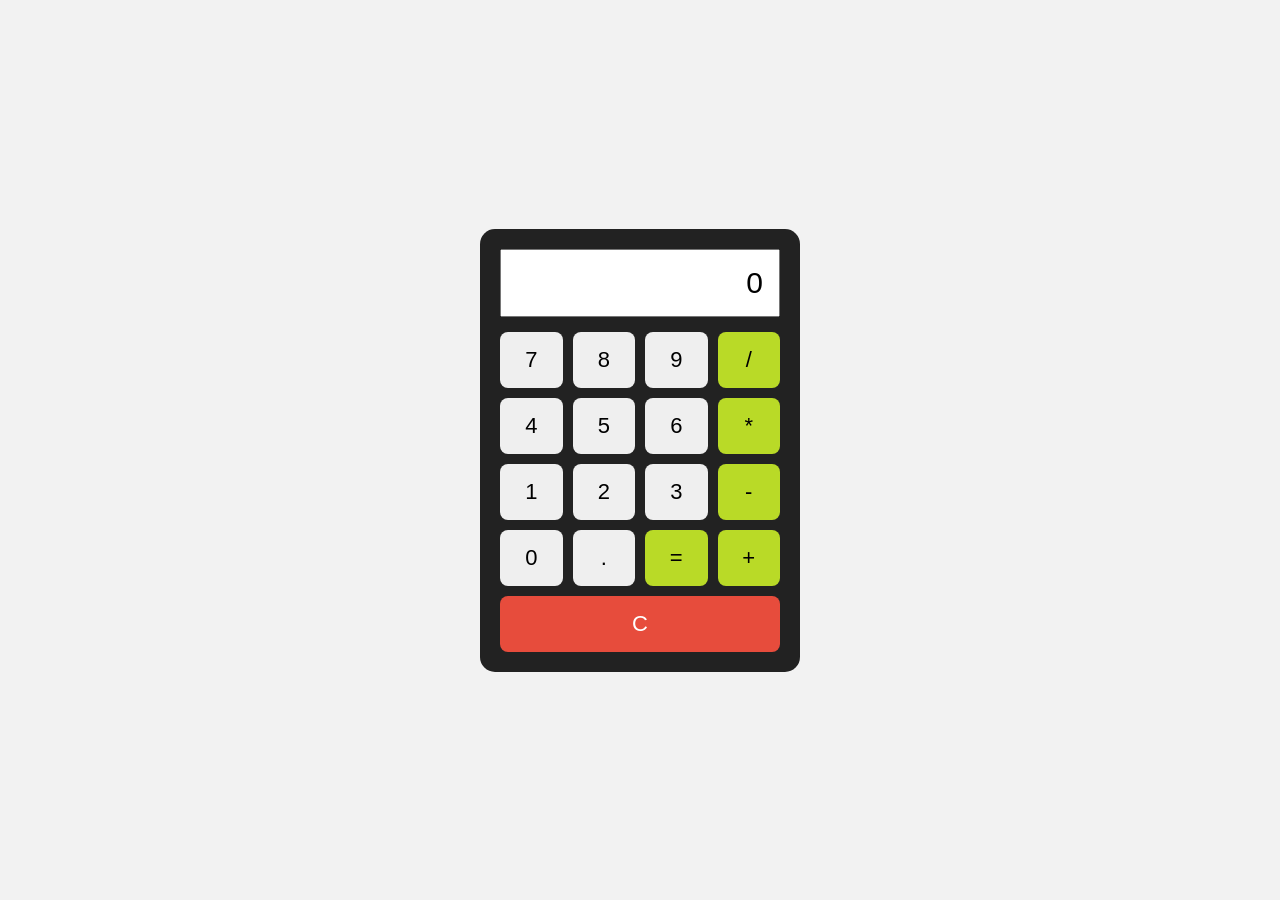
<file: API/exo calculatrice/index.html>
<html lang="en">
<head>
    <meta charset="UTF-8">
    <meta name="viewport" content="width=device-width, initial-scale=1.0">
    <link rel="stylesheet" href="style.css">
    <title>Document</title>
</head>
<body>

    <div class="calculatrice">

        <input type="text" id="ecran" value="0" readonly>

        <div class="boutons">
            <button>7</button>
            <button>8</button>
            <button>9</button>
            <button id="aa">/</button>

            <button>4</button>
            <button>5</button>
            <button>6</button>
            <button id="aa">*</button>

            <button>1</button>
            <button>2</button>
            <button>3</button>
            <button id="aa">-</button>

            <button>0</button>
            <button>.</button>
            <button id="aa">=</button>
            <button id="aa">+</button>

            <button id="effacer">C</button>
        </div>

    </div>

    <script src="s.js"></script>
</body>
</html>
</file>
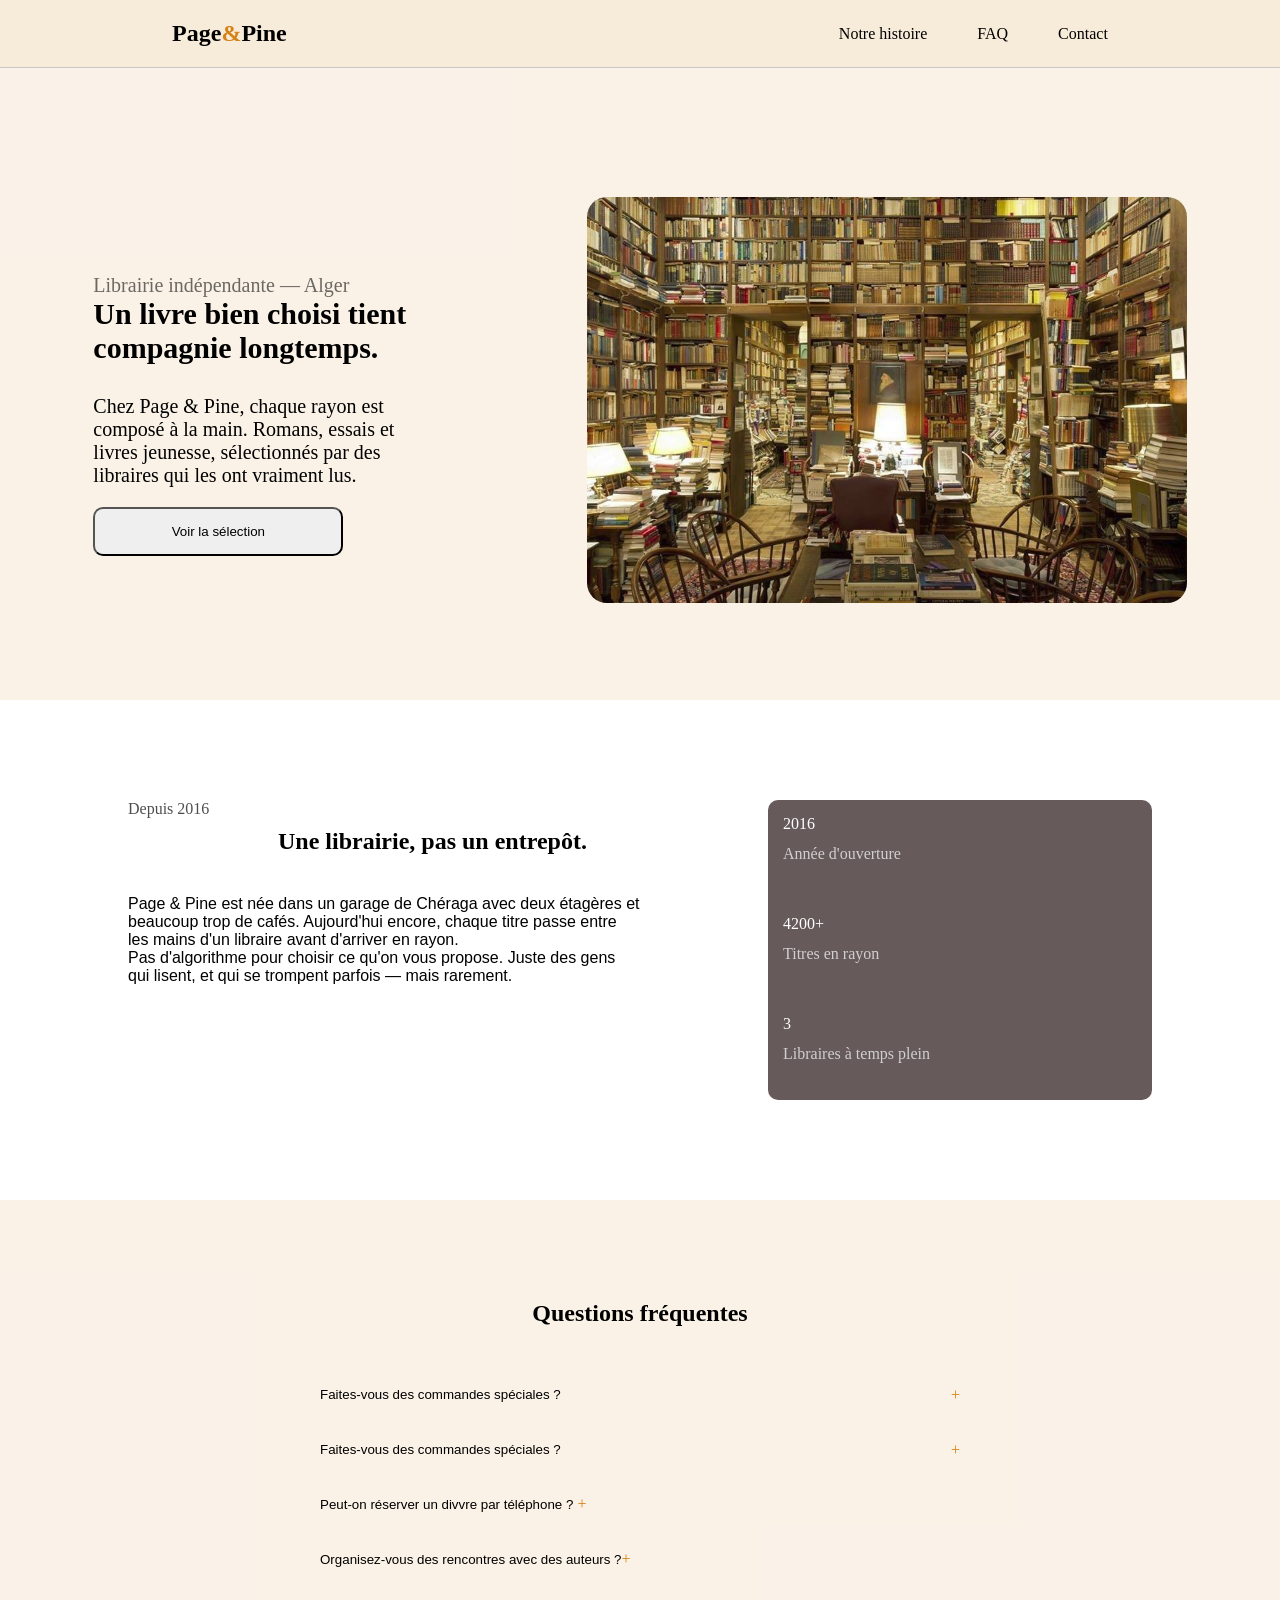
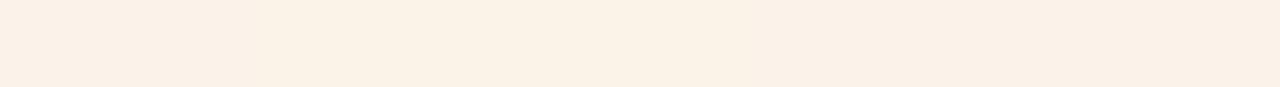
<file: API/exo_2/index.html>
<html lang="en">
<head>
    <meta charset="UTF-8">
    <meta name="viewport" content="width=device-width, initial-scale=1.0">
    <title>Document</title>
    <link rel="stylesheet" href="style.css">
</head>
<body>

    <header>
        <nav>
            <div class="titre">
                <h1>Page<span>&</span>Pine</h1>
            </div>
            <ul class="list">
                <li id="#">Notre histoire</li>
                <li id="#">FAQ</li>
                <li id="#">Contact</li>
            </ul>
        </nav>
    </header>

    <main>
        <section class="hero">
            <div class="hero-div">
                <p id="p_1">Librairie indépendante — Alger</p>
                <h1>Un livre bien choisi tient compagnie longtemps.</h1>
                <p>Chez Page & Pine, chaque rayon est composé à la main. Romans, essais et livres jeunesse, sélectionnés par des libraires qui les ont vraiment lus.</p>
                <button id="bouton_hero">Voir la sélection</button>
            </div>

            <img src="image.png" alt="image">
        </section>


        <section class="section_2">
            <div class="left_text">
                <p id="p_sec2">Depuis 2016</p>
                <h1>Une librairie, pas un entrepôt.</h1>
                <p id="pp_sec2">Page & Pine est née dans un garage de Chéraga avec deux étagères et beaucoup trop de cafés. Aujourd'hui encore, chaque titre passe entre les mains d'un libraire avant d'arriver en rayon.<br>
                    Pas d'algorithme pour choisir ce qu'on vous propose. Juste des gens qui lisent, et qui se trompent parfois — mais rarement.</p>
            </div>
            
            <div class="right_text">
                <p id="">2016</p>
                <p id="a">Année d'ouverture</p>
                <!--  -->
                <p>4200+</p>
                <p id="a">Titres en rayon</p>
                <!--  -->
                <p>3</p>
                <p id="a">Libraires à temps plein</p>
            </div>

        </section>


        <section class="section_3">
            <div>
                <h1>Questions fréquentes</h1>
            </div>
            <div >
                <div id="qa">

                  <div id="question">
                    <button id="btn">Faites-vous des commandes spéciales ? </button>
                    <span id="plus">+</span>
                   </div>
                    <p class="reponse">Oui. Si un titre n'est pas en rayon, on le commande — comptez 5 à 10 jours selon l'éditeur.</p>
                </div>
                
                <!-- === ===  -->
                
                <div id="question">
                    <button id="btn">Faites-vous des commandes spéciales ? </button>
                    <span id="plus">+</span>
                </div>
                    <p class="reponse">Oui. Si un titre n'est pas en rayon, on le commande — comptez 5 à 10 jours selon l'éditeur.</p>
                
                    <!-- === ===  -->
                
                <div>
                    <button id="btn">Peut-on réserver un divvre par téléphone ?</button>
                    <span id="plus">+</span>
                </div>
                <p class="reponse">Oui, on le met de côté 48h à votre nom. Passé ce délai, il retourne en rayon.</p>
                
                <!-- === ===  -->

                <div><button id="btn">Organisez-vous des rencontres avec des auteurs ?</button><span id="plus">+</span></div>
                <div class="reponse">Environ une fois par mois, en soirée. Les dates sont annoncées sur place et par newsletter.</div>
            </div>

        </section>
    </main>

    <footer>

    </footer>

<script src="script.js"></script>
</body>
</html>
</file>
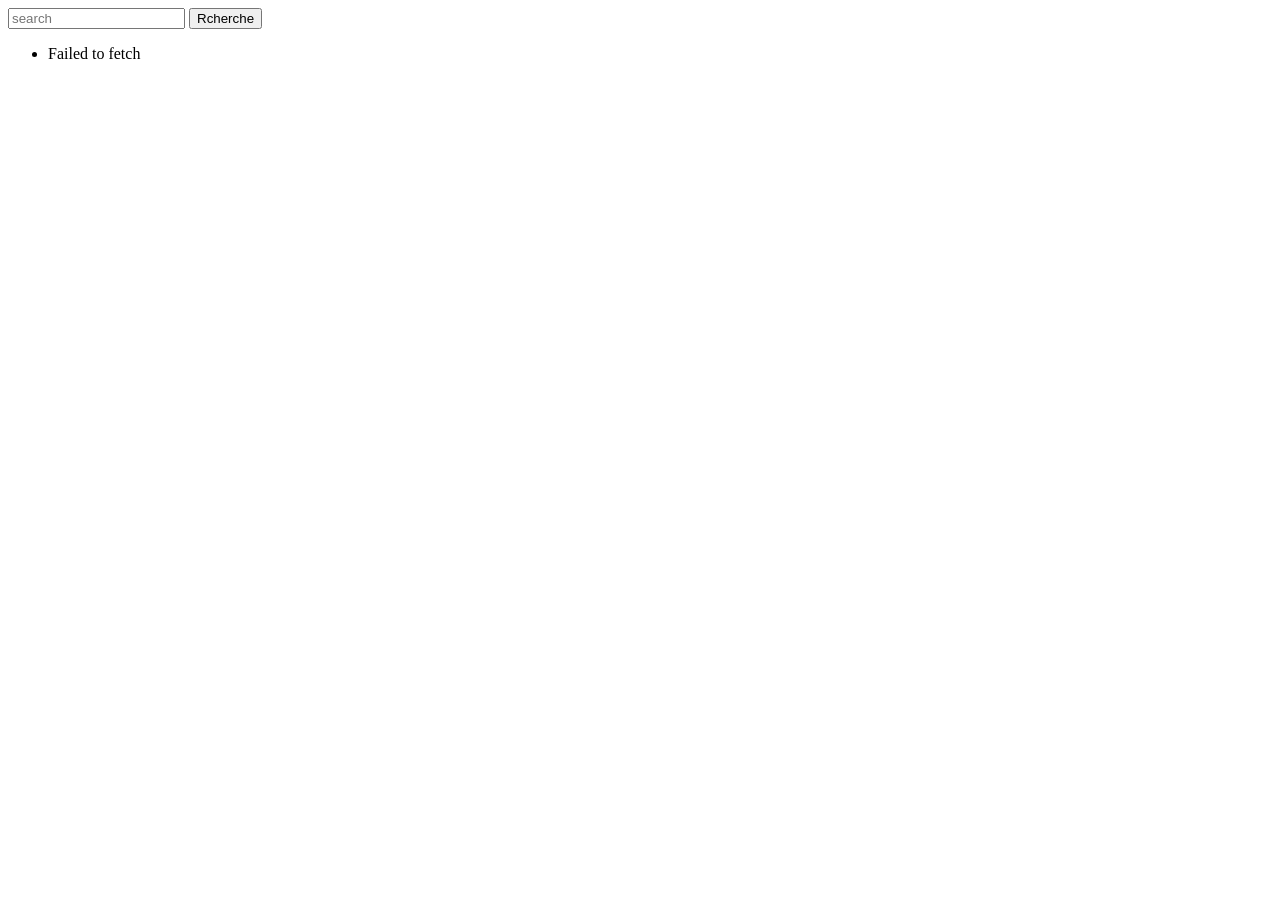
<file: API/api.html>
<html lang="en">
<head>
    <meta charset="UTF-8">
    <meta name="viewport" content="width=device-width, initial-scale=1.0">
    <title>Document</title>
</head>
<body>
    <main>
        <section>
            <input type="text" name="" id="search" placeholder="search">
            <button id="searchbtn">Rcherche</button>
            <div id="result">

            </div>
        </section>

        <ul id="countries">
        </ul>
    </main>
    <script src="script.js"></script>
    
</body>
</html>
</file>
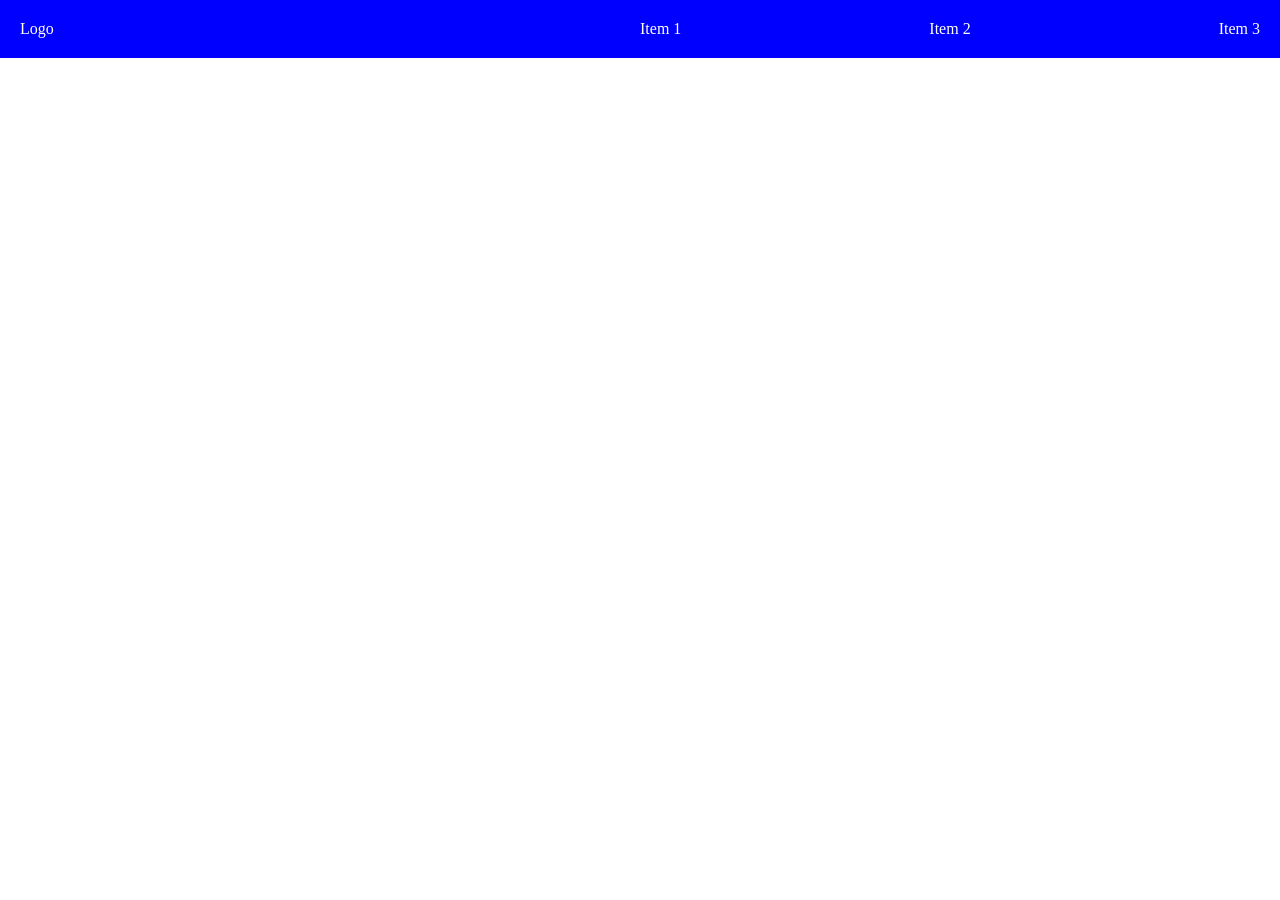
<file: API/hamburger/hamburger.html>
<html lang="en">
<head>
    <meta charset="UTF-8">
    <meta name="viewport" content="width=device-width, initial-scale=1.0">
    <title>Document</title>
    <link rel="stylesheet" href="style.css">
</head>
<body>
    <header>
        <nav>
            <div>Logo</div>
            <button id="menu">☰</button>
            <ul class="list">
                <li>Item 1</li>
                <li>Item 2</li>
                <li>Item 3</li>
            </ul>
        </nav>
    </header>
    <script src="script.js"></script>

</body>
</html>
</file>
<file: API/exo calculatrice/style.css>
body {
    font-family: Arial, sans-serif;
    background-color: #f2f2f2;

    display: flex;
    justify-content: center;
    align-items: center;

    height: 100vh;
    margin: 0;
}

.calculatrice {
    background-color: #222;
    padding: 20px;
    border-radius: 15px;
    width: 280px;
}

#ecran {
    width: 100%;
    box-sizing: border-box;

    font-size: 30px;
    padding: 15px;
    margin-bottom: 15px;

    text-align: right;
}

.boutons {
    display: grid;
    grid-template-columns: repeat(4, 1fr);
    gap: 10px;
}

button {
    font-size: 22px;
    padding: 15px;
    border: none;
    border-radius: 8px;
    cursor: pointer;
}

button:hover {
    opacity: 0.8;
}

#effacer {
    grid-column: span 4;
    background-color: #e74c3c;
    color: white;
}

#aa {
    background-color: rgb(185, 218, 39);
}
</file>
<file: API/exo_2/style.css>
*{
    padding: 0;
    margin: 0;
    box-sizing: border-box;
}

nav {
    display: flex;
    justify-content: space-evenly;
    padding: 20px;
    gap: 400px;
    align-items: center;
    width: 100%;
    background-color: rgba(243, 225, 202, 0.442);
    position: fixed;
    border-bottom: 1px solid rgb(201, 198, 198);
}
span {
    color: rgb(213, 130, 22);
}

.list {
    display: flex;
    justify-content: space-between;
    gap: 50px;
    list-style: none;
}


/* main */

.hero {
    width: 100%;
    background-color: rgba(243, 225, 202, 0.442);
    height: 700px;
    padding-top: 300px;
    padding-bottom: 200px;

    display: flex;
    justify-content: space-evenly;
    gap: 50px;
    align-items: center;
}

img {
    width: 600px;
    height: auto;
    border-radius: 20px;
}

.hero-div {
    width: 50%;
}

.hero-div {
    width: 350px;
    font-size: 20px;
}

.hero-div p {
    padding-top: 30px;
}

#p_1 {
    color: rgba(0, 0, 0, 0.573);
}

#bouton_hero {
    margin-top: 20px;
    padding: 15px;
    width: 250px;
    border-radius: 10px;
}


/* Section 2 */

.section_2 {
    display: flex;
    justify-content: space-evenly;
    width: 100%;
    margin-top: 100px;
    margin-bottom: 100px;
}

.left_text {
    width: 40%;
}

#p_sec2 {
    color: rgba(0, 0, 0, 0.696);
}

.left_text h1 {
    padding-left: 150px;
    padding-top: 10px;
    padding-bottom: 40px;
}

#pp_sec2 {
    font-family:Arial, Helvetica, sans-serif;
}


.right_text {
    background-color: rgb(103, 90, 90);
    border-radius: 10px;
    padding: 15px;
    color: white;
    width: 30%;
    height: 300px;
    font-family:Georgia, 'Times New Roman', Times, serif;

    display: flex;
    flex-direction: column;
    justify-content: space-evenly;
    gap: 12px;
}

#a {
    padding-bottom: 40px;
    color: rgb(209, 207, 207);
}


/* section 3 */
.section_3 {
    width: 100%;
    background-color: rgba(243, 225, 202, 0.442);
    padding: 100px;
    display: flex;
    flex-direction: column;
    gap: 40px;
    align-items: center;
}


#btn {
    /* background-color: rgba(243, 225, 202, 0.442); */
    background: transparent;
    border: none;
    padding-block: 20px;
    cursor: pointer;
}

.reponse {
    display: none;
}
.show{
    display: flex;
}
.active{
    display: inline-block;
    rotate: 25deg;

}

#question{
    width:40em;
    display: flex;
    justify-content: space-between;
    align-items: center;
}
.reponse{
    width: 80%;
    margin: 0;
    
}


#question:hover{
    cursor: pointer;
}
</file>
<file: API/hamburger/style.css>
*{
    padding: 0;
    margin: 0;
    box-sizing: border-box;
}

nav {
    display: flex;
    justify-content: space-between;
    align-items: center;
    background-color: blue;
    color: white;
    padding: 20px;
    width: 100%;
}

.list{
    display: flex;
    list-style: none;
    justify-content: space-between;
    width: 50%;
    gap: 10px;
}


#menu {
    display: none;
}



@media (max-width:400px) {
    nav {
        position: relative;
    }
    #menu {
        display: flex;
        background: transparent;
        border: 3px;
        
    }
    .list {
        display: none;
        position:absolute;
        top: 50px;
        left: 0;
        width: 100%; 
        flex-direction: column;     
        align-items: center;
        color: black;
        background-color: rgb(163, 162, 162);
  
    }
    .list li {
        padding: 10px;
    }

    .active {
        display: flex;
    }

}
</file>
